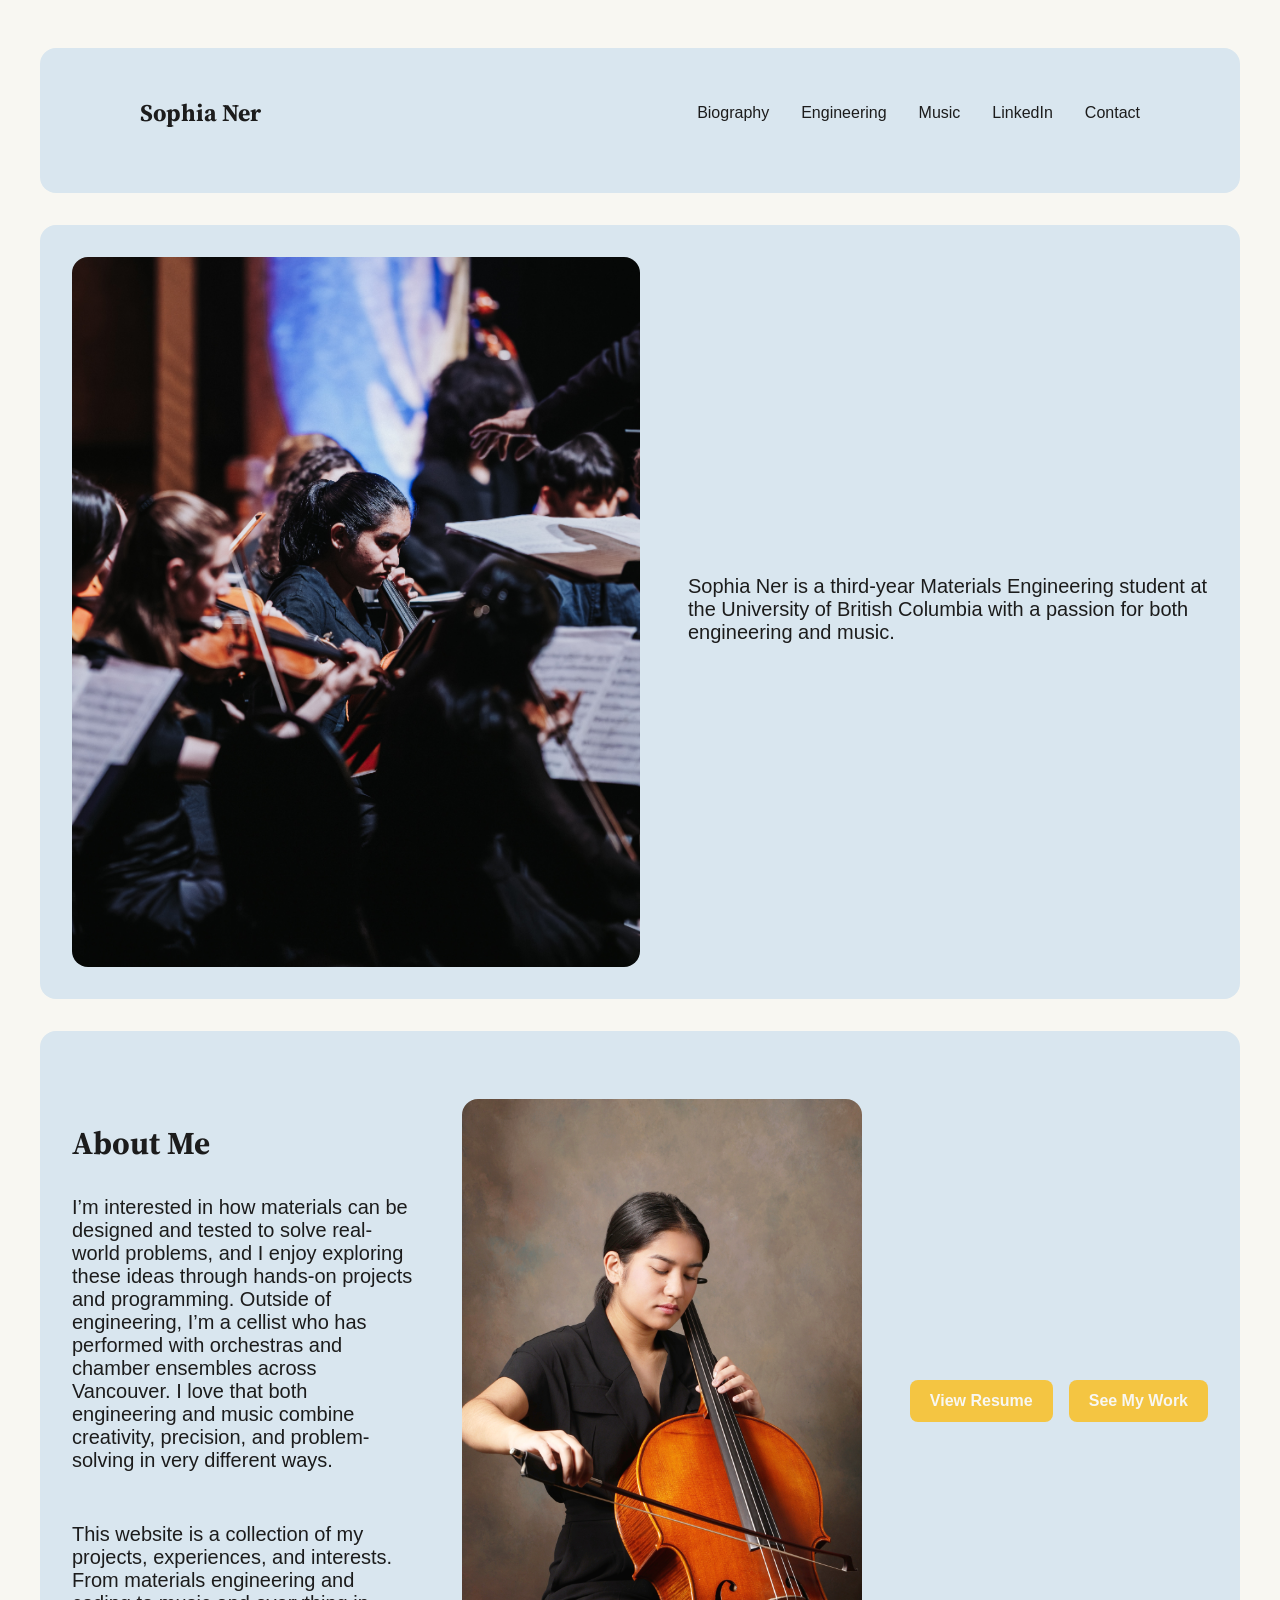
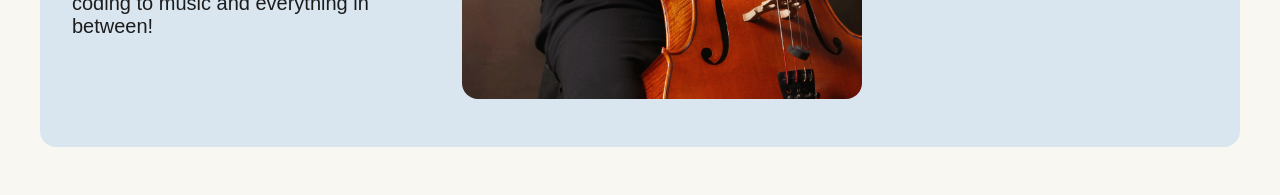
<file: index.html>
<!DOCTYPE html>
<html lang="en">

<head>
    <meta charset="UTF-8">
    <meta name="viewport" content="width=device-width, initial-scale=1.0">
    <title>Sophia Ner</title>
    <link rel="stylesheet" href="style.css">
    <link rel="icon" type="image/jpeg" href="duck.jpeg">
</head>

<body> <!-- The header section contains the navigation bar and a brief introduction about Sophia Ner -->
    <header>

        <nav class="navbar">

           <a href="index.html" class="site-name">Sophia Ner</a>

           <button class="menu-toggle" onclick="toggleMenu()">
                ☰
            </button>

            <div class="nav-links"> <!-- Navigation bar with links to different sections of the page -->
                <ul> <!-- Unordered list for navigation links -->
                    <!-- <li><a href="index.html" style="font-size: x-large;">Sophia Ner</a></li> -->
                    <li><a href="biography.html">Biography</a></li> 
                    <li><a href="engineering.html">Engineering</a></li>
                    <li><a href="music.html">Music</a></li>
                    <li><a href="https://www.linkedin.com/in/sophia-ner" target="_blank">LinkedIn</a></li>
                    <li><a href="contact.html">Contact</a></li>
                </ul>
            </div>
        </nav>

    </header>
    <section class = "hero">
        <div class = "flex-container"> <!-- Flex container to align the image and text side by side -->
             <img src="NYO/Sophia Ottawa Concert.jpg" alt="Sophia Ner performing cello in an orchestra during a concert, seated among other musicians on stage with sheet music, focused and engaged in performance"> 
            <div class = "text-container">
                    <p style = "font-size:1.25rem;">Sophia Ner is a third-year Materials Engineering student at the University of British Columbia with a passion for both engineering and music. </p>
                <!-- <button class="cta-button">Resume</button> 
                <button class="cta-button">See my work</button> -->
             </div>
        </div>
    </section>
    
    <section> <!-- About Me section with a brief description and a headshot image -->
        <div class="flex-container">
            <div class="text-container">
                <h2>About Me</h2>
        <p>I’m interested in how materials can be designed and tested to solve real-world problems, and I enjoy exploring these ideas through hands-on projects and programming. Outside of engineering, I’m a cellist who has performed with orchestras and chamber ensembles across Vancouver. I love that both engineering and music combine creativity, precision, and problem-solving in very different ways.</p>
        <p>This website is a collection of my projects, experiences, and interests. From materials engineering and coding to music and everything in between!</p>
             </div>   
             <img src="Cello/headshot.jpg" alt="Sophia Ner headshot" style="width: 100%; max-width: 400px; margin-top: 20px;">
             <div class="button-group">
                <a href="Resume_Website_Aug_2026.pdf" class="cta-button" target="_blank">
                    View Resume
                </a>

                <a href="engineering.html" class="cta-button secondary">
                    See My Work
                </a>
                </div>
            </div>
    </section>

    <script src="toggle.js"></script>
</body>

</html>
</file>
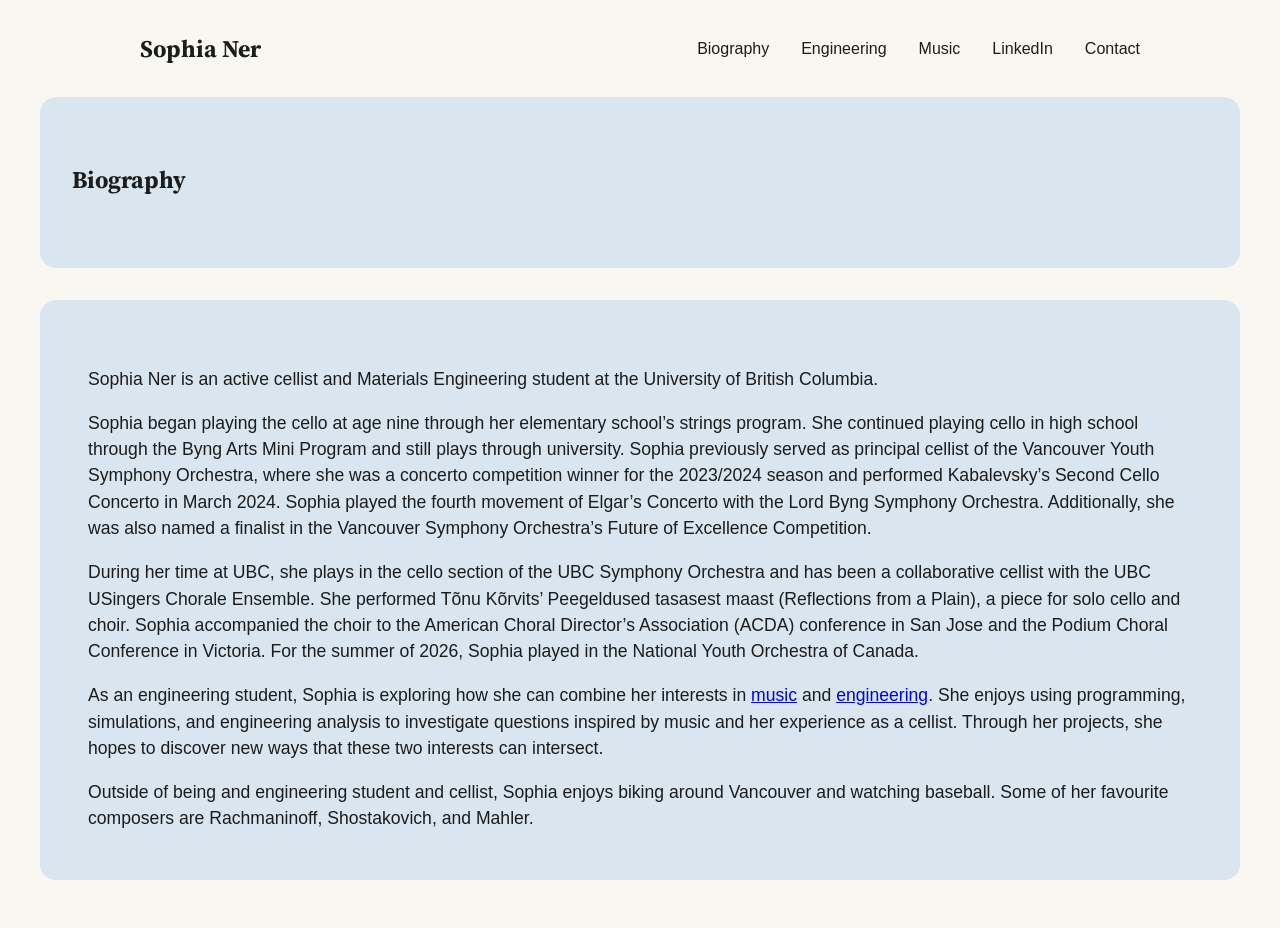
<file: biography.html>
<!DOCTYPE html>
<html lang="en">
<head>
    <meta charset="UTF-8">
    <meta name="viewport" content="width=device-width, initial-scale=1.0">
    <title>Biography | Sophia Ner</title>
    <link rel="stylesheet" href="style.css">
    <link rel="icon" type="image/jpeg" href="duck.jpeg">
</head>
<body>
        <nav class="navbar">

           <a href="index.html" class="site-name">Sophia Ner</a>

           <button class="menu-toggle" onclick="toggleMenu()">
                ☰
            </button>

            <div class="nav-links"> <!-- Navigation bar with links to different sections of the page -->
                <ul> <!-- Unordered list for navigation links -->
                    <!-- <li><a href="index.html" style="font-size: x-large;">Sophia Ner</a></li> -->
                    <li><a href="biography.html">Biography</a></li> 
                    <li><a href="engineering.html">Engineering</a></li>
                    <li><a href="music.html">Music</a></li>
                    <li><a href="https://www.linkedin.com/in/sophia-ner" target="_blank">LinkedIn</a></li>
                    <li><a href="contact.html">Contact</a></li>
                </ul>
            </div>
        </nav>


        
        <section class="page-intro">
            <h1 style="text-align: left;">Biography</h1>
        </section>

        <div class="engineering-project">
            <div class="project-text">
                <p>
                  Sophia Ner is an active cellist and Materials Engineering student at the University of British Columbia.   
                </p>

                <p>
                    Sophia began playing the cello at age nine through her elementary school’s strings program. She continued playing cello in high school through the Byng Arts Mini Program and still plays through university. Sophia previously served as principal cellist of the Vancouver Youth Symphony Orchestra, where she was a concerto competition winner for the 2023/2024 season and performed Kabalevsky’s Second Cello Concerto in March 2024. Sophia played the fourth movement of Elgar’s Concerto with the Lord Byng Symphony Orchestra. Additionally, she was also named a finalist in the Vancouver Symphony Orchestra’s Future of Excellence Competition.
                </p>

                <p>
                    During her time at UBC, she plays in the cello section of the UBC Symphony Orchestra and has been a collaborative cellist with the UBC USingers Chorale Ensemble. She performed Tõnu Kõrvits’ Peegeldused tasasest maast (Reflections from a Plain), a piece for solo cello and choir. Sophia accompanied the choir to the American Choral Director’s Association (ACDA) conference in San Jose and the Podium Choral Conference in Victoria. For the summer of 2026, Sophia played in the National Youth Orchestra of Canada.
                </p>

                <p>
                    As an engineering student, Sophia is exploring how she can combine her interests in <a href="music.html">music</a> and <a href="engineering.html">engineering</a>. She enjoys using programming, simulations, and engineering analysis to investigate questions inspired by music and her experience as a cellist. Through her projects, she hopes to discover new ways that these two interests can intersect.
                </p>

                <p>
                    Outside of being and engineering student and cellist, Sophia enjoys biking around Vancouver and watching baseball. Some of her favourite composers are Rachmaninoff, Shostakovich, and Mahler.
                </p>
            </div>
        </div>
   
    <script src="toggle.js"></script>

</body>     
</html>
</file>
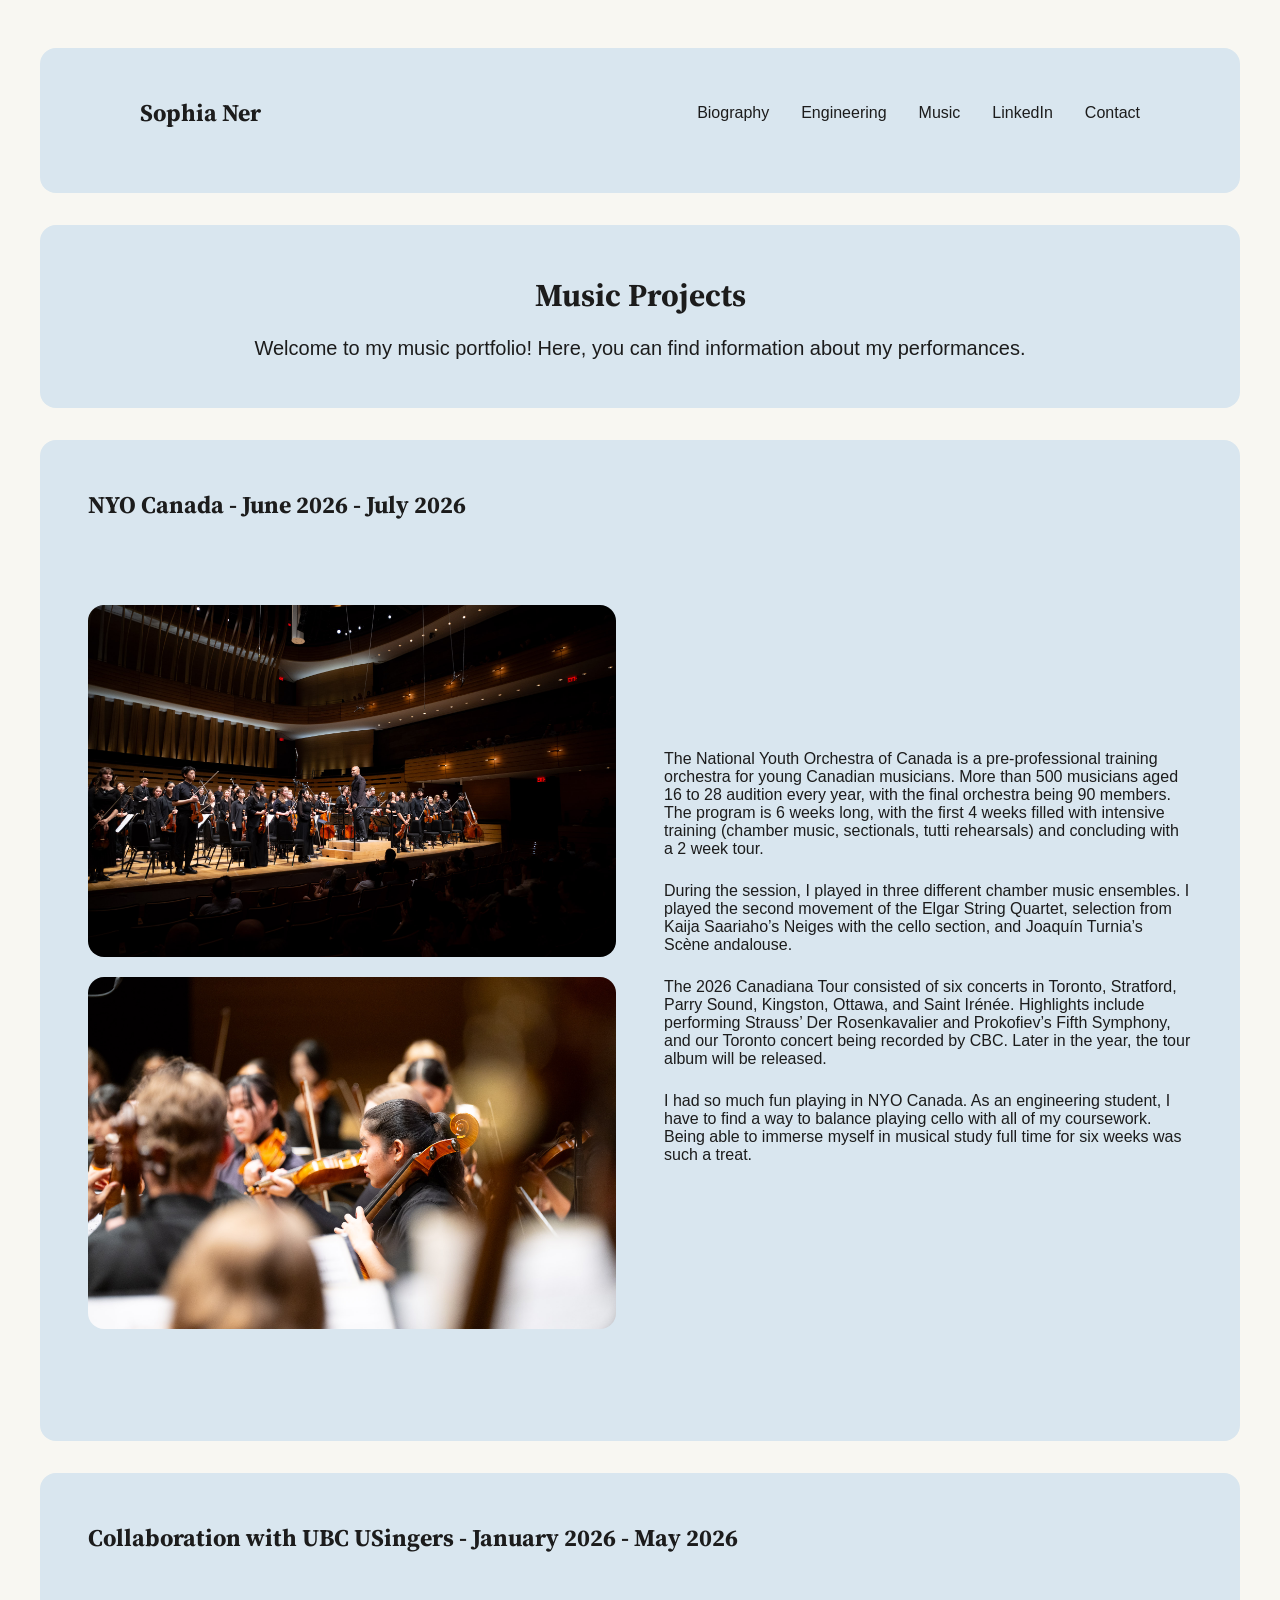
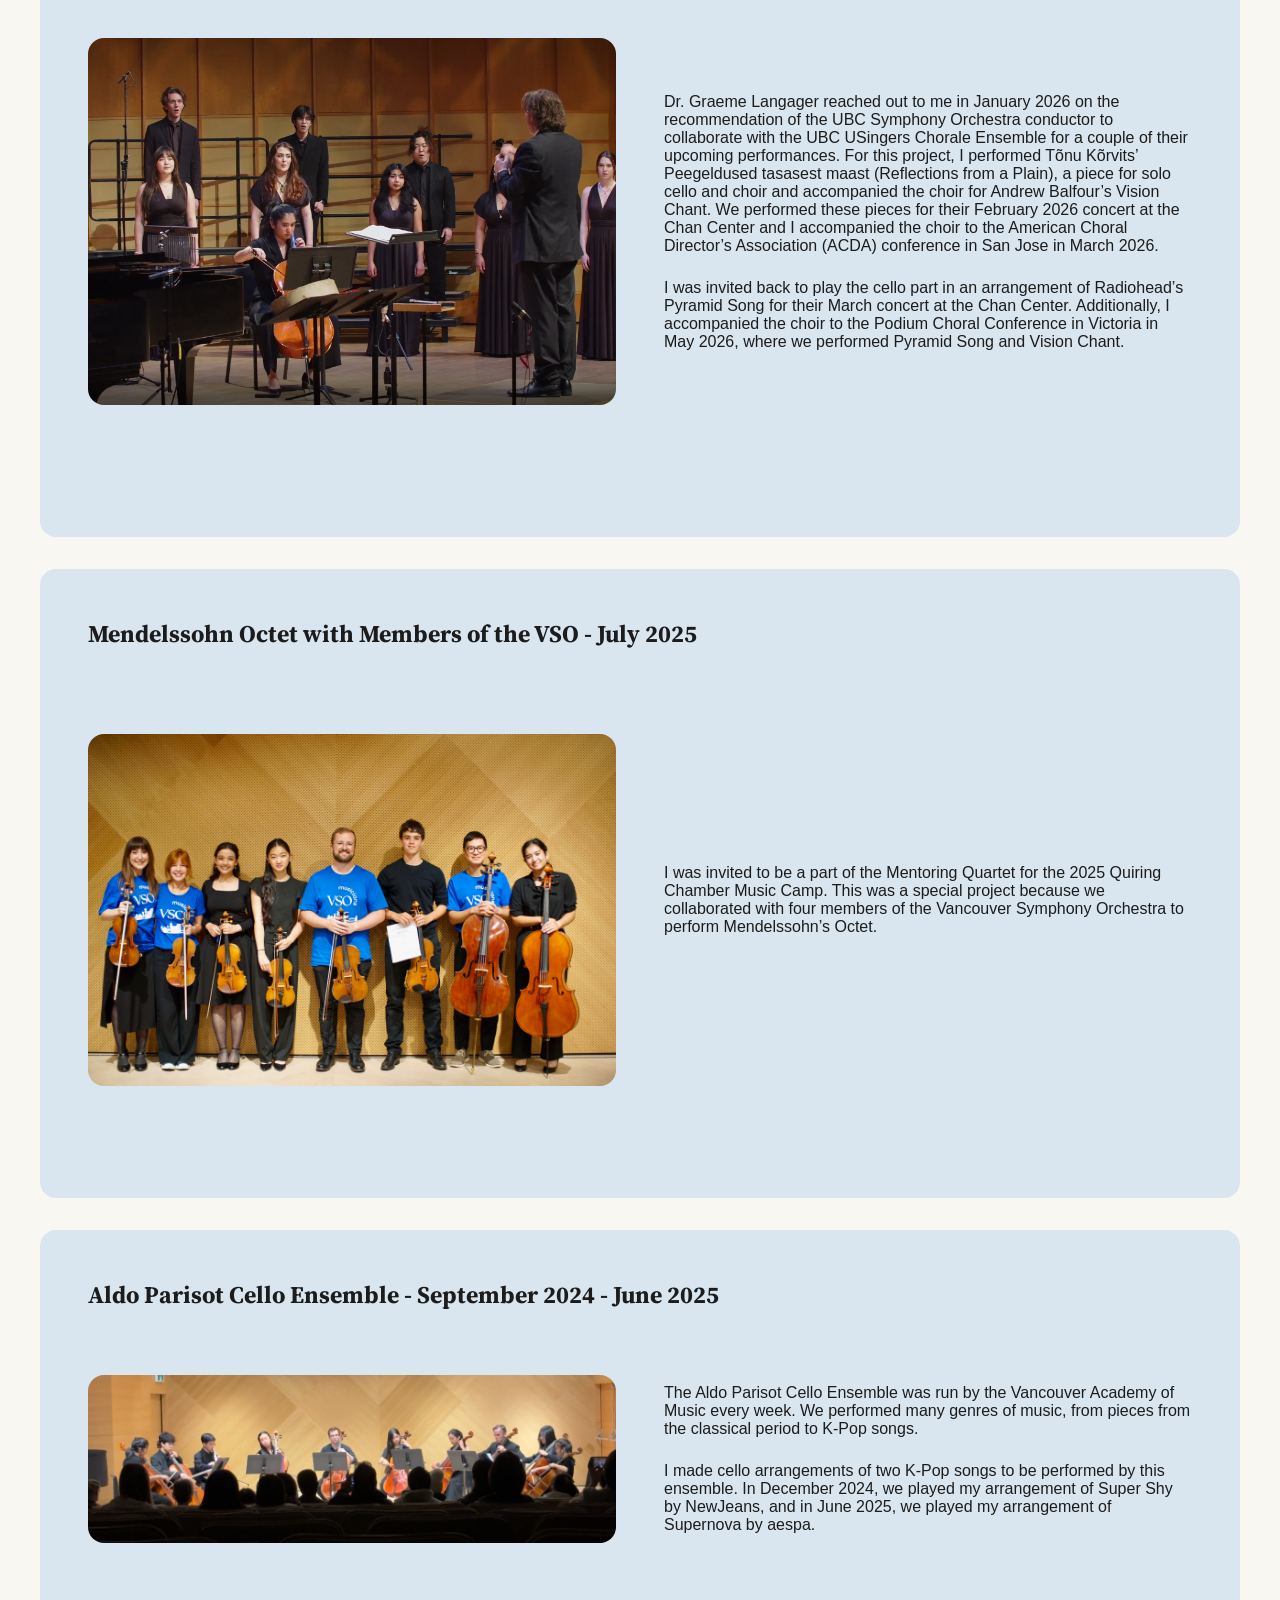
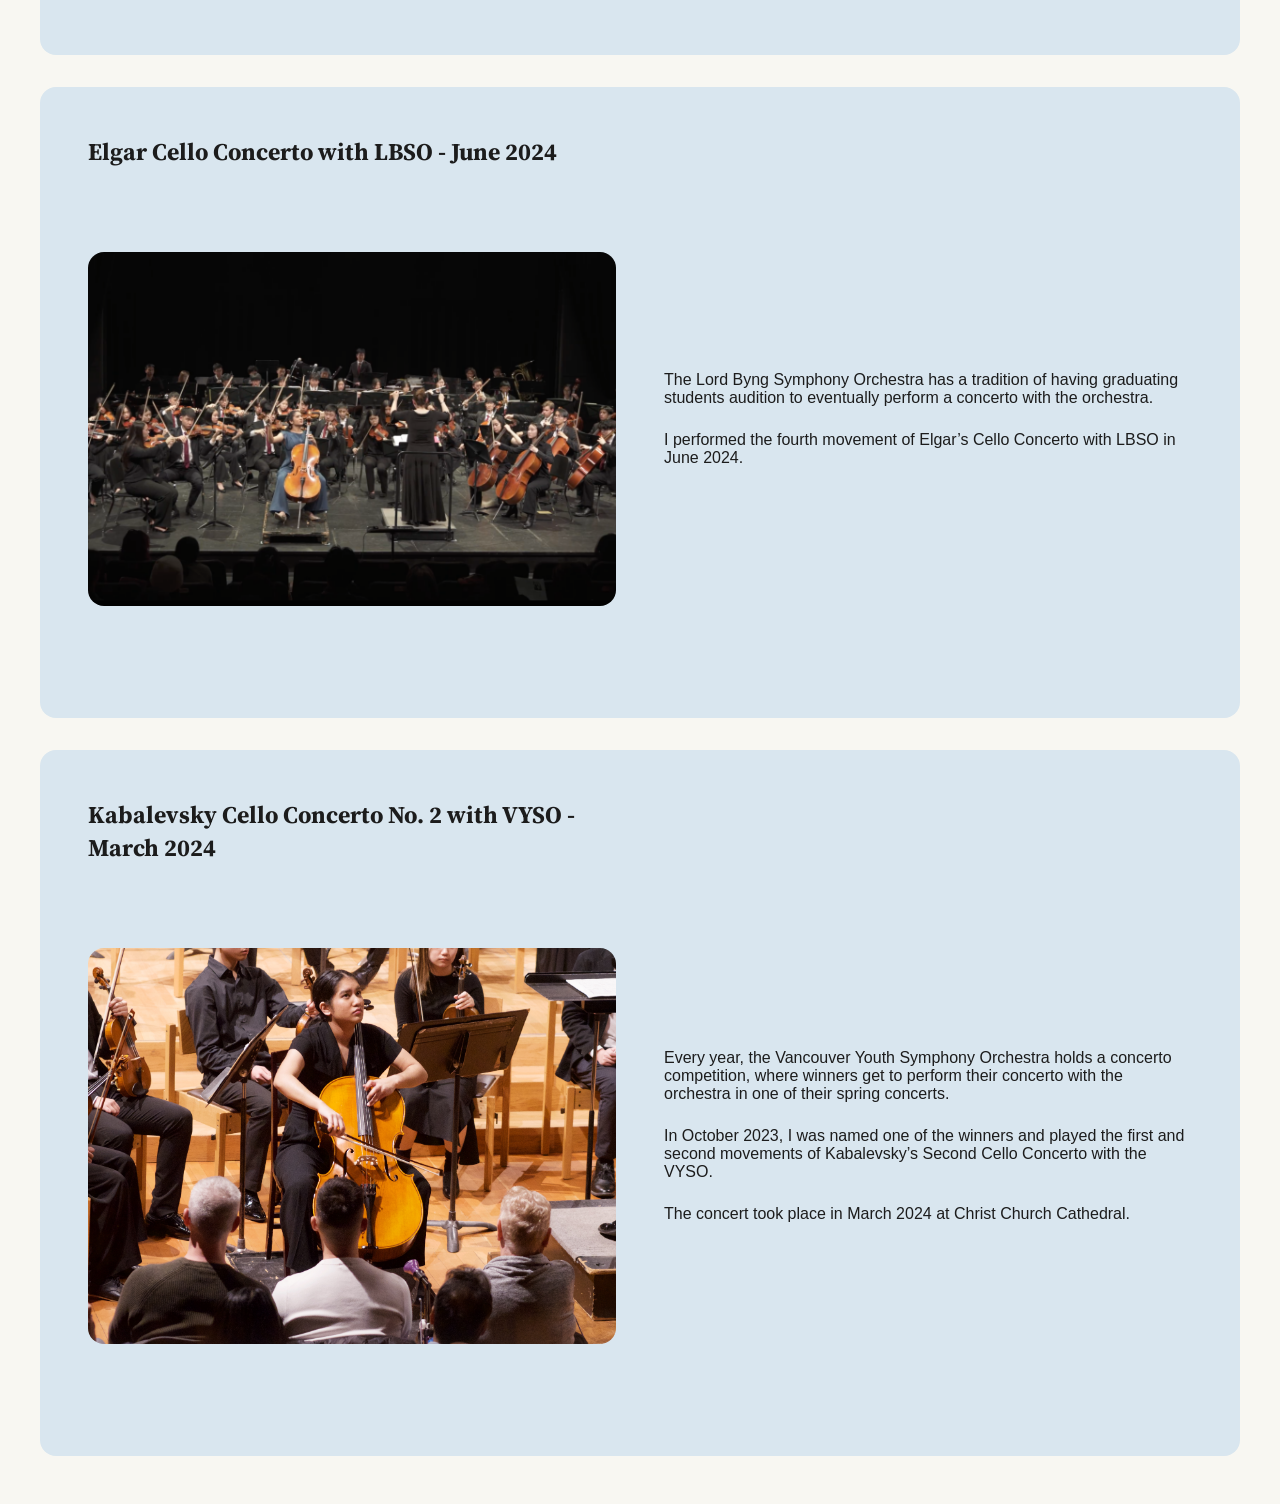
<file: music.html>
<!DOCTYPE html>
<html lang="en">
<head>
    <meta charset="UTF-8">
    <meta name="viewport" content="width=device-width, initial-scale=1.0">
    <title>Music | Sophia Ner</title>
    <link rel="stylesheet" href="style.css">
    <link rel="icon" type="image/jpeg" href="duck.jpeg">
</head>

<body>
    <header>
        <nav class="navbar">

           <a href="index.html" class="site-name">Sophia Ner</a>

           <button class="menu-toggle" onclick="toggleMenu()">
                ☰
            </button>

            <div class="nav-links"> <!-- Navigation bar with links to different sections of the page -->
                <ul> <!-- Unordered list for navigation links -->
                    <!-- <li><a href="index.html" style="font-size: x-large;">Sophia Ner</a></li> -->
                    <li><a href="biography.html">Biography</a></li> 
                    <li><a href="engineering.html">Engineering</a></li>
                    <li><a href="music.html">Music</a></li>
                    <li><a href="https://www.linkedin.com/in/sophia-ner" target="_blank">LinkedIn</a></li>
                    <li><a href="contact.html">Contact</a></li>
                </ul>
            </div>
        </nav>

    </header>

    <section id="Music">
        <h2>Music Projects</h2>
        <p>Welcome to my music portfolio! Here, you can find information about my performances.</p>
        <!-- Add more content about your music here -->
    </section>
    <!-- Add more sections for different music projects or performances -->
    
    
    <!-- NYO -->
    
    <div class="music-project">
        <div class="project-text">
            <h2>NYO Canada - June 2026 - July 2026</h2>
        </div>
        
        <div class="embedded-project">     
            <div class="project-media"> 
                <img src = "NYO/Toronto Full Shot.jpg" alt = "NYO Toronto Full Shot" style="width: 100%; max-width: 600px; margin-top: 20px;">
                <img src="NYO\In Orchestra Toronto.jpg" style="width: 100%; max-width: 600px; margin-top: 20px;">
            </div>
            
            <div class="project-description">
                <p>
                    The National Youth Orchestra of Canada is a pre-professional training orchestra for young Canadian musicians. More than 500 musicians aged 16 to 28 audition every year, with the final orchestra being 90 members. The program is 6 weeks long, with the first 4 weeks filled with intensive training (chamber music, sectionals, tutti rehearsals) and concluding with a 2 week tour. 
                </p>

                <p>
                    During the session, I played in three different chamber music ensembles. I played the second movement of the Elgar String Quartet, selection from Kaija Saariaho’s Neiges with the cello section, and Joaquín Turnia’s Scène andalouse. 
                </p>

                <p>
                    The 2026 Canadiana Tour consisted of six concerts in Toronto, Stratford, Parry Sound, Kingston, Ottawa, and Saint Irénée. Highlights include performing Strauss’ Der Rosenkavalier and Prokofiev’s Fifth Symphony, and our Toronto concert being recorded by CBC. Later in the year, the tour album will be released.  
                </p>

                <p>
                    I had so much fun playing in NYO Canada. As an engineering student, I have to find a way to balance playing cello with all of my coursework. Being able to immerse myself in musical study full time for six weeks was such a treat. 
                </p>
            </div>
        
         </div>
    </div>
    

    <!-- USingers  -->
    <div class="music-project">
        <div  class="project-text">
            <h2>Collaboration with UBC USingers - January 2026 - May 2026</h2>
        </div>

        <div class="embedded-project">
            <div class="project-media">
                <img src = "USingers/UBC Choirs Concert February 6th Full Shot.png" alt = "UBC Choirs Concert February 6th Full Shot" style="width: 100%; max-width: 600px; margin-top: 20px;">
                <img scr="Cello\ACDA Group.JPG" style="width: 100%; max-width: 600px; margin-top: 20px;"> 
            </div>

            <div class="project-description">
                <p>
                    Dr. Graeme Langager reached out to me in January 2026 on the recommendation of the UBC Symphony Orchestra conductor to collaborate with the UBC USingers Chorale Ensemble for a couple of their upcoming performances.  For this project, I performed Tõnu Kõrvits’ Peegeldused tasasest maast (Reflections from a Plain), a piece for solo cello and choir and accompanied the choir for Andrew Balfour’s Vision Chant. We performed these pieces for their February 2026 concert at the Chan Center and I accompanied the choir to the American Choral Director’s Association (ACDA) conference in San Jose in March 2026. 
                </p>

                <p>
                    I was invited back to play the cello part in an arrangement of Radiohead’s Pyramid Song for their March concert at the Chan Center. Additionally, I accompanied the choir to the Podium Choral Conference in Victoria in May 2026, where we performed Pyramid Song and Vision Chant.
                </p>
            </div>
        </div>
    
    </div>
    

    
    <div class="music-project">
        <div class="project-text">
            <h2>Mendelssohn Octet with Members of the VSO - July 2025</h2>
        </div>
        <div class="embedded-project">
            <div class="project-media">
                <img src = "Cello\quiring_vso.JPEG" style="width: 100%; max-width: 600px; margin-top: 20px;">
            </div>
        

            <div class="project-description">
                <p>
                    I was invited to be a part of the Mentoring Quartet for the 2025 Quiring Chamber Music Camp. This was a special project because we collaborated with four members of the Vancouver Symphony Orchestra to perform Mendelssohn’s Octet.
                </p>
            </div>
        </div>
    </div> 


    <div class="music-project">
        <div class="project-text">
                <h2>Aldo Parisot Cello Ensemble - September 2024 - June 2025</h2>
        </div>

        <div class="embedded-project">
            <div class="project-media">
                <div class="video-container">
                    <img src="Cello\cello ensemble.png">
                </div>
                
            </div>
        
               
            <div class="project-description">
                <p>
                    The Aldo Parisot Cello Ensemble was run by the Vancouver Academy of Music every week. We performed many genres of music, from pieces from the classical period to K-Pop songs.
                </p>

                <p>
                    I made cello arrangements of two K-Pop songs to be performed by this ensemble. In December 2024, we played my arrangement of Super Shy by NewJeans, and in June 2025, we played my arrangement of Supernova by aespa.
                </p>
            </div>
        </div> 
        
    </div>

    
    <div class="music-project">
        <div class="project-text">
            <h2>Elgar Cello Concerto with LBSO - June 2024</h2>
        </div>

        <div class="embedded-project">
            <div class="project-media">
                <img src = "High School/elgar full shot.PNG" style="width: 100%; max-width: 600px; margin-top: 20px;">
            </div>

            <div class="project-description">
                <p>
                    The Lord Byng Symphony Orchestra has a tradition of having graduating students audition to eventually perform a concerto with the orchestra. 
                </p>

                <p>
                    I performed the fourth movement of Elgar’s Cello Concerto with LBSO in June 2024.
                </p>
            </div>
        </div>
    </div>
    

    
   <div class="music-project">
        <div class="project-description">
            <h2>Kabalevsky Cello Concerto No. 2 with VYSO - March 2024</h2>
        </div>

        <div class="embedded-project">
            <div class="project-media">
                <img src = "High School/kab full shot.JPG" style="width: 100%; max-width: 600px; margin-top: 20px;">
            </div>

            <div class="project-description">
                <p>
                    Every year, the Vancouver Youth Symphony Orchestra holds a concerto competition, where winners get to perform their concerto with the orchestra in one of their spring concerts. 
                </p>

                <p>
                    In October 2023, I was named one of the winners and played the first and second movements of Kabalevsky’s Second Cello Concerto with the VYSO.
                </p>

                <p>
                    The concert took place in March 2024 at Christ Church Cathedral.
                </p>
            </div>
        </div>
    </div>  
    

    <script src="toggle.js"></script>

</body>
</html>
</file>
<file: style.css>
/* =========================================================
   1. FONTS & COLOR VARIABLES
   ========================================================= */

@import url('https://fonts.googleapis.com/css2?family=Google+Sans:ital,opsz,wght@0,17..18,400..700;1,17..18,400..700&family=Source+Serif+4:ital,opsz,wght@0,8..60,200..900;1,8..60,200..900&display=swap');

:root {
    --base-color: #f8f7f2;
    --text-color: #1c1c1c;

    --primary-color: #d9e6ef;
    --secondary-color: #17324d;

    --color-1: #f4c542;
    --color-2: #d9e6ef;
    --color-3: #c9785d;
}


/* =========================================================
   2. GLOBAL STYLES
   ========================================================= */

* {
    margin: 0;
    padding: 0;
    box-sizing: border-box;
}

html {
    font-family: 'Google Sans', sans-serif;
    color: var(--text-color);
}

body {
    padding: 1em;
    background-color: var(--base-color);
}

h1,
h2,
h3 {
    font-family: 'Source Serif 4', serif;
}

img,
video,
iframe {
    max-width: 100%;
}


/* =========================================================
   3. NAVIGATION
   ========================================================= */

/*
   Desktop navigation layout:

   Sophia Ner      Biography   Engineering   Music   Contact
*/

.navbar {
    position: relative;

    width: min(1000px, 100%);
    margin: 1em auto 2em;

    display: flex;
    align-items: center;
    justify-content: space-between;
}

/* Sophia Ner / site name */

.site-name {
    flex-shrink: 0;

    font-family: 'Source Serif 4', serif;
    font-size: x-large;
    font-weight: bold;

    color: var(--text-color);
    text-decoration: none;
}

/* Navigation links */

.nav-links {
    margin-left: auto;
}

.nav-links ul {
    display: flex;
    align-items: center;
    gap: 2em;

    list-style: none;
}

.nav-links a {
    color: var(--text-color);
    text-decoration: none;
}

.nav-links a:hover {
    text-decoration: underline;
}

/* Hamburger */

.menu-toggle {
    display: none;

    margin-left: auto;

    padding: 0;

    background: none;
    border: none;

    color: var(--text-color);

    font-size: 1.8rem;
    line-height: 1;

    cursor: pointer;
}


/* =========================================================
   4. HEADER / HERO
   ========================================================= */

header {
    width: min(75em, 100%);
    margin: 2em auto;
    padding: min(2em, 15%);

    background-color: var(--primary-color);
    border-radius: 1em;
}

.hero {
    width: min(75em, 100%);
    margin: 2em auto;
    padding: min(2em, 15%);

    background-color: var(--primary-color);
    border-radius: 1em;
}

.flex-container {
    display: flex;
    align-items: center;
    justify-content: center;
    flex-wrap: wrap;

    gap: 3em;
    width: 100%;
}

.flex-container img {
    width: 50%;
    max-width: 600px;
    height: auto;

    border-radius: 1em;

    object-fit: cover;
    object-position: top;
}

header img {
    width: 100%;
    max-width: 400px;
    height: auto;

    border-radius: 1em;

    object-fit: cover;
    object-position: top;
}

.text-container {
    flex: 1;
    min-width: 0;

    display: flex;
    flex-direction: column;
    justify-content: center;
    align-items: flex-start;

    gap: 1em;

    text-align: left;
}

h1 {
    margin: 0.75em 0 1em;
}

.text-container p {
    margin: 0.75em 0 1em;

    font-size: 1.25em;
    text-align: left;
}


/* =========================================================
   5. BUTTONS
   ========================================================= */

.button-group {
    display: flex;
    flex-wrap: wrap;

    gap: 1em;
    margin-top: 1.5em;
}

.cta-button {
    display: inline-block;

    padding: 0.75em 1.25em;

    color: var(--base-color);
    background-color: var(--color-1);

    border-radius: 0.5em;

    text-decoration: none;
    font-weight: 600;

    transition: transform 100ms ease;
}

.cta-button:hover {
    transform: translateY(-2px);
}

.secondary {
    background-color: var(--color-1);
}


/* =========================================================
   6. GENERAL SECTIONS
   ========================================================= */

section {
    width: min(75em, 100%);
    margin: 2em auto;
    padding: 3em min(2em, 15%);

    background-color: var(--color-2);
    border-radius: 1em;

    text-align: center;
}

section h2 {
    font-size: 2em;
}

section p {
    margin-top: 1em;
    font-size: 1.25em;
}

section#my-work {
    background-color: var(--primary-color);
}


/* =========================================================
   7. IMAGE GRID
   ========================================================= */

.grid-container {
    display: grid;

    width: 100%;
    margin: 3em 0;

    grid-template-columns: repeat(4, 1fr);
    grid-template-rows: 1fr 1fr;

    grid-template-areas:
        "img-1 img-1 img-2 img-2"
        "img-4 img-4 img-3 img-3";

    gap: 1em;
}

.grid-container img {
    display: block;

    width: 100%;
    max-width: 100%;

    aspect-ratio: 1 / 1;

    object-fit: cover;

    border-radius: 0.5em;

    transition: transform 100ms ease;
}

.grid-container img:hover {
    transform: scale(1.05);
}


/* =========================================================
   8. PAGE INTRO
   ========================================================= */

.page-intro {
    width: min(75em, 100%);
    margin: 2em auto;
    padding: 3em min(2em, 15%);

    background-color: var(--primary-color);
    border-radius: 1em;

    text-align: center;
}

.page-intro h1 {
    margin-bottom: 1em;
}

.page-intro p {
    margin-top: 1em;
    font-size: 1.15em;
}


/* =========================================================
   9. PROJECT CARDS
   ========================================================= */

.engineering-project,
.music-project {
    width: min(75em, 100%);
    margin: 2em auto;
    padding: 3em;

    background-color: var(--primary-color);
    border-radius: 1em;
}

.project-text {
    width: 100%;
}

.project h2,
.engineering-project h2 {
    margin-top: 0;
    margin-bottom: 1em;

    font-size: 2em;
}

.engineering-project h3 {
    margin-top: 1em;
    font-size: 1.4em;
}

.project p,
.engineering-project p {
    margin-top: 1em;

    font-size: 1.1em;
    line-height: 1.5;
}

.project img,
.project video,
.engineering-project img,
.engineering-project video {
    display: block;

    width: 50%;
    max-width: 600px;
    height: auto;

    border-radius: 1em;

    object-fit: cover;
}


/* =========================================================
   10. EMBEDDED PROJECTS / MEDIA
   ========================================================= */

.embedded-project {
    display: flex;
    flex-direction: row;
    align-items: center;

    gap: 3em;

    width: 100%;
    max-width: 100%;
    min-width: 0;

    margin: 4em 0;
}

.project-media {
    flex: 1 1 0;

    width: 50%;
    min-width: 0;
    max-width: 100%;
}

.project-description {
    flex: 1 1 0;

    width: 50%;
    min-width: 0;
    max-width: 100%;

    overflow-wrap: break-word;
}

.project-description p + p {
    margin-top: 1.5em;
}

.project-media img {
    display: block;

    width: 100%;
    height: 100%;

    object-fit: cover;

    border-radius: 1em;
}

.project-media video {
    display: block;

    width: 100%;
    max-width: 100%;
    height: auto;

    border-radius: 1em;
}

.project-media h3 a {
    color: inherit;
    text-decoration: none;
}

.project-media h3 a:hover {
    text-decoration: underline;
}


/* =========================================================
   11. VIDEO + CAPTIONS
   ========================================================= */

.video-container {
    width: 100%;
    max-width: 100%;
    min-width: 0;

    margin: 0;

    overflow: hidden;
}

.video-container video {
    display: block;

    width: 100%;
    max-width: 100%;
    height: auto;

    border-radius: 1em;
}

.video-container figcaption {
    width: 100%;
    max-width: 100%;

    margin-top: 0.75em;

    font-size: 0.9em;
    line-height: 1.4;

    text-align: center;

    overflow-wrap: break-word;
    word-wrap: break-word;
}


/* =========================================================
   12. AUDIO / EMBEDS / CAD
   ========================================================= */

.project-media audio,
.embedded-project audio {
    display: block;

    width: 100%;
    max-width: 100%;
}

.project-media h3 {
    margin-top: 0;
    margin-bottom: 1em;
}

.embedded-project iframe {
    display: block;

    width: 100%;
    max-width: 100%;
    height: 450px;

    border: none;
    border-radius: 1em;
}

.tinkercad-frame {
    display: block;

    width: 100%;
    max-width: 100%;
    height: 500px;

    border: none;
    border-radius: 10px;
}

.stl-viewer {
    width: 100%;
    height: 400px;

    border-radius: 12px;

    overflow: hidden;
}


/* =========================================================
   13. EQUATIONS
   ========================================================= */

.equation {
    margin: 1.5em 0;

    text-align: center;

    max-width: 100%;
    overflow-x: auto;
}


/* =========================================================
   14. CONTACT FORM
   ========================================================= */

.container {
    min-height: 100vh;

    display: flex;
    flex-direction: column;
    align-items: center;
    justify-content: center;

    gap: 1em;

    margin-top: 2em;
}

.container form {
    display: flex;
    flex-direction: column;
    justify-content: center;

    gap: 1em;

    width: 100%;
    max-width: 400px;

    padding: 2em;

    background-color: var(--primary-color);
    border-radius: 1em;
}

.container form h1 {
    margin-top: 1em;
    text-align: left;
    font-size: 2em;
}

.container form h4 {
    margin-top: 1em;
    text-align: left;
    font-size: 1em;
}

.container form input {
    width: 100%;
    max-width: 100%;

    padding: 0.75em 1em;

    outline: none;

    color: var(--text-color);
}

.container form input::placeholder {
    color: var(--text-color);
}

.container form textarea {
    width: 100%;
    max-width: 100%;
    min-width: 0;

    min-height: 100px;
    max-height: 200px;

    padding: 0.75em 1em;

    outline: none;

    color: var(--text-color);

    font-weight: 400;
    font-size: 1em;

    resize: vertical;
}

.container form button {
    align-self: center;

    width: 200px;
    min-height: 60px;

    padding: 0;

    border: none;
    border-radius: 0.5em;
    outline: none;

    color: var(--base-color);
    background-color: var(--color-1);

    font-weight: 600;

    transition: 100ms ease;
}

.container form button:hover {
    background-color: var(--color-3);
}


/* =========================================================
   15. TABLETS
   ========================================================= */

@media (max-width: 988px) {

    header {
        text-align: center;
    }

    header .text-container {
        padding-top: 0;
    }
}


/* =========================================================
   16. MOBILE NAVIGATION
   ========================================================= */

@media (max-width: 700px) {

    /* -----------------------------------------------------
       NAVBAR
       ----------------------------------------------------- */

    .navbar {
        position: relative;

        width: 100%;
        margin: 1em auto 2em;

        display: flex;
        align-items: center;
        justify-content: space-between;
    }

    /*
       Sophia Ner ALWAYS stays visible.
       It is never hidden by the mobile menu.
    */

    .site-name {
        display: block;

        flex-shrink: 0;

        font-family: 'Source Serif 4', serif;
        font-size: x-large;
        font-weight: bold;

        color: var(--text-color);
        text-decoration: none;
    }

    /*
       Hamburger appears on the right.
    */

    .menu-toggle {
        display: block;

        flex-shrink: 0;

        margin-left: auto;

        background: none;
        border: none;

        color: var(--text-color);

        font-size: 1.8rem;
        line-height: 1;

        cursor: pointer;
    }

    /*
       Navigation menu is hidden until JavaScript
       adds the .active class.
    */

    .nav-links {
        display: none;

        position: absolute;

        top: calc(100% + 0.5em);
        right: 0;

        z-index: 1000;

        margin: 0;
    }

    /*
       JavaScript should add .active to .nav-links
       when the hamburger is clicked.
    */

    .nav-links.active {
        display: block;
    }

    /*
       Dropdown menu
    */

    .nav-links ul {
        display: flex;
        flex-direction: column;
        align-items: stretch;

        width: 200px;

        margin: 0;
        padding: 0.5em 0;

        list-style: none;

        background-color: var(--base-color);

        border-radius: 0.5em;

        box-shadow: 0 4px 10px rgba(0, 0, 0, 0.15);
    }

    /*
       Every dropdown link gets its own row.
    */

    .nav-links li {
        display: block;

        width: 100%;
    }

    .nav-links a {
        display: block;

        width: 100%;

        padding: 0.8em 1em;

        color: var(--text-color);

        text-decoration: none;
    }

    .nav-links a:hover {
        background-color: var(--primary-color);
        text-decoration: none;
    }


    /* -----------------------------------------------------
       HEADER
       ----------------------------------------------------- */

    header {
        margin-top: 0;
    }

    header .flex-container img {
        width: 100%;
        max-width: 400px;
        height: auto;

        aspect-ratio: 1 / 1;

        object-fit: cover;
    }


    /* -----------------------------------------------------
       FLEXIBLE HEADER
       ----------------------------------------------------- */

    .flex-container {
        flex-direction: column;
    }

    .flex-container img {
        width: 100%;
        max-width: 400px;
    }

    .text-container {
        width: 100%;

        align-items: flex-start;
    }


    /* -----------------------------------------------------
       BUTTONS
       ----------------------------------------------------- */

    .cta-button {
        width: 100%;

        margin-top: 0.5em;

        text-align: center;
    }


    /* -----------------------------------------------------
       PROJECT CARDS
       ----------------------------------------------------- */

    .project,
    .engineering-project {
        flex-direction: column;
        align-items: stretch;

        width: 100%;

        padding: 2em;

        gap: 2em;
    }

    .project:nth-child(even),
    .engineering-project:nth-child(even) {
        flex-direction: column;
    }

    .project img,
    .project video,
    .engineering-project img,
    .engineering-project video {
        width: 100%;
        max-width: 100%;
        height: auto;
    }


    /* -----------------------------------------------------
       EMBEDDED PROJECTS
       ----------------------------------------------------- */

    .embedded-project {
        flex-direction: column;
        align-items: stretch;

        width: 100%;

        gap: 2em;
    }

    .project-media,
    .project-description {
        width: 100%;
        max-width: 100%;
    }

    .embedded-project iframe {
        width: 100%;
        max-width: 100%;

        height: 400px;
    }

    .tinkercad-frame {
        width: 100%;
        max-width: 100%;

        height: 400px;
    }


    /* -----------------------------------------------------
       IMAGE GRID
       ----------------------------------------------------- */

    .grid-container {
        display: flex;
        flex-direction: column;

        width: 100%;
    }

    .grid-container img {
        width: 100%;
        max-width: 100%;
    }


    /* -----------------------------------------------------
       TYPOGRAPHY
       ----------------------------------------------------- */

    .text-container p {
        font-size: 1em;
    }

    h2 {
        font-size: 1.5em;
    }

    .engineering-project h2 {
        font-size: 1.5em;
    }
}


/* =========================================================
   17. VERY SMALL SCREENS
   ========================================================= */

@media (max-width: 400px) {

    header,
    section,
    .project,
    .engineering-project,
    .page-intro {
        padding: 1.5em;
    }

    .container form button {
        width: 100%;
    }

    .embedded-project iframe,
    .tinkercad-frame {
        height: 350px;
    }
}
</file>
